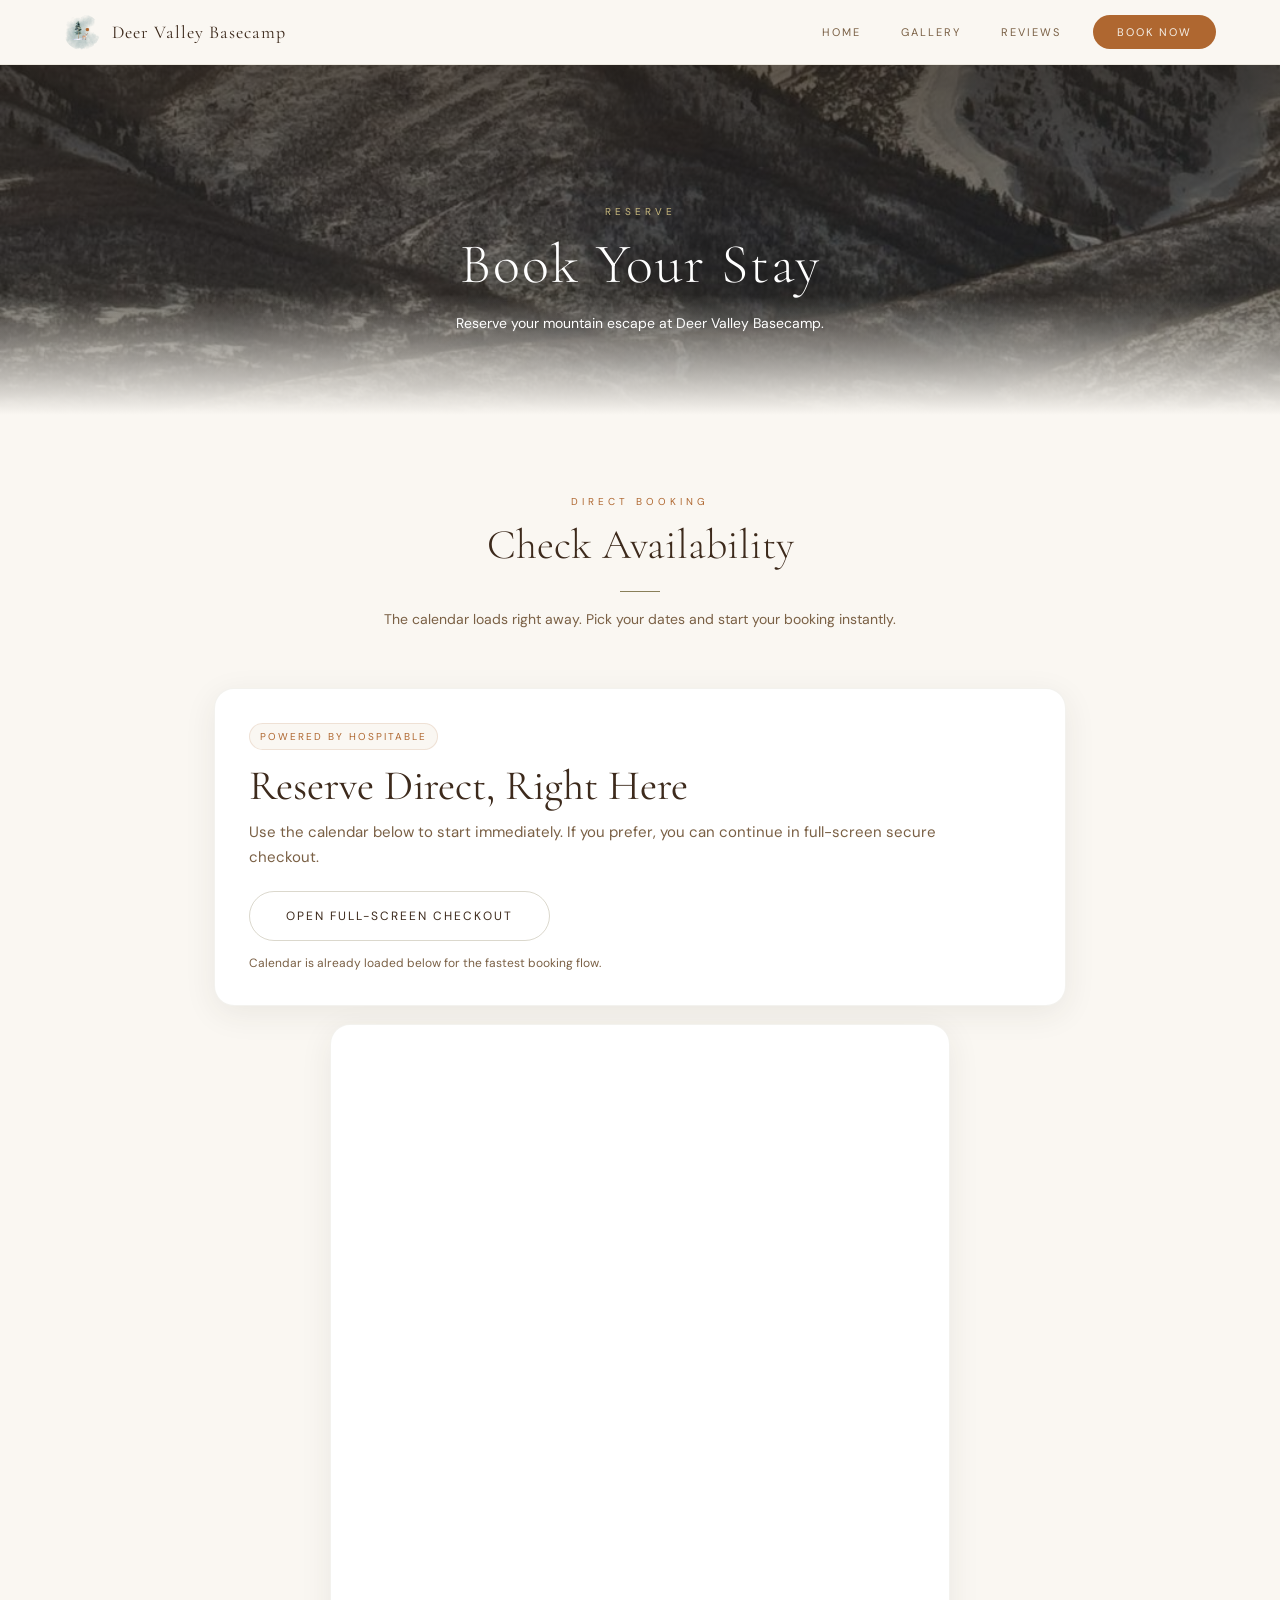
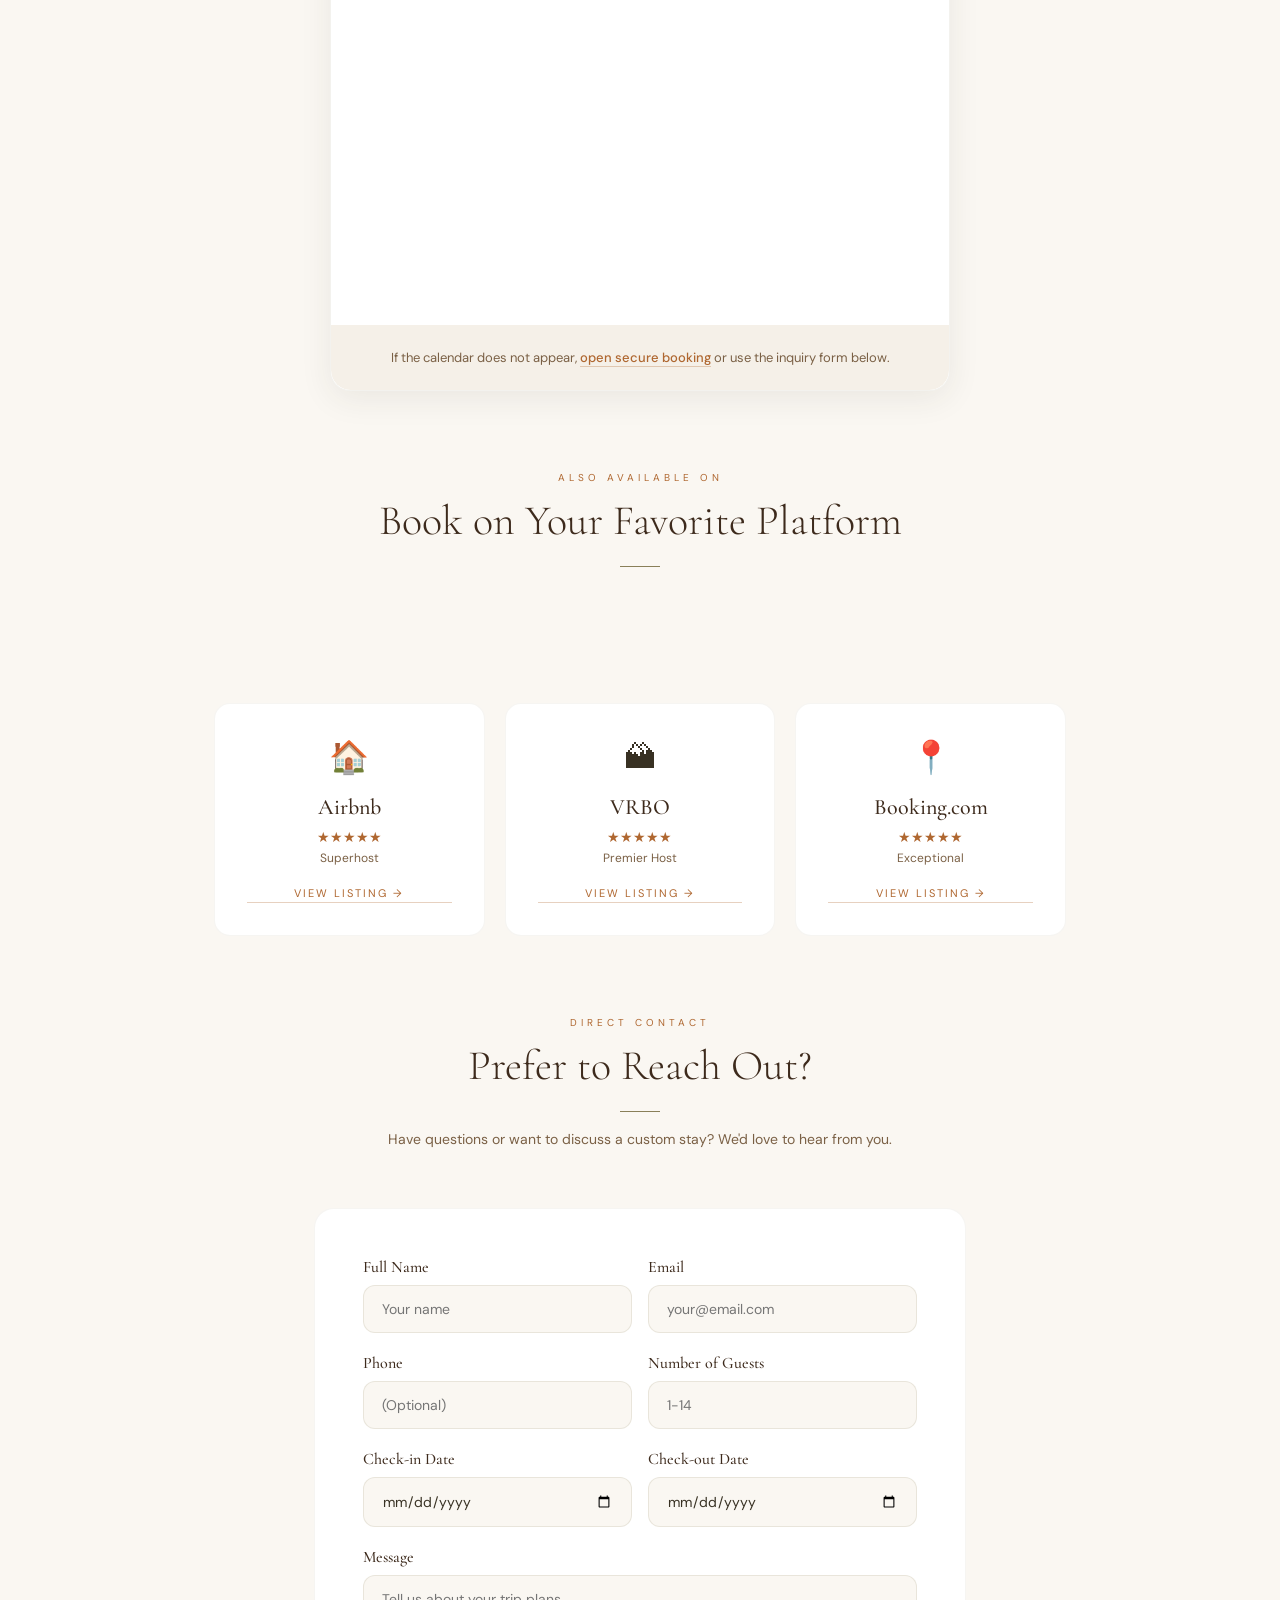
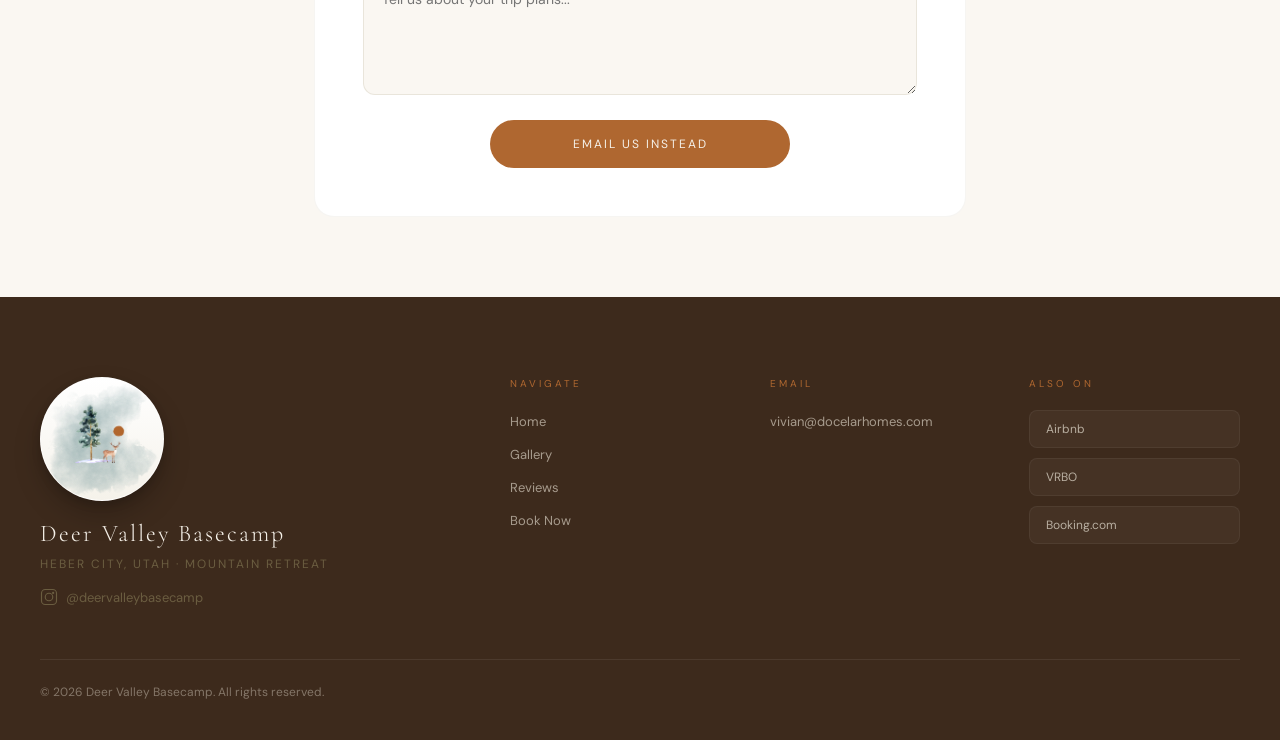
<file: book.html>
<!DOCTYPE html>
<html lang="en">
<head>
<meta charset="UTF-8">
<meta name="viewport" content="width=device-width, initial-scale=1.0">
<title>Book Your Stay — Deer Valley Basecamp</title>
<meta name="description" content="Book your stay at Deer Valley Basecamp. Check availability and reserve your luxury mountain retreat in Heber City, Utah.">
<meta property="og:title" content="Book Your Stay — Deer Valley Basecamp">
<meta property="og:description" content="Check availability and book your mountain escape directly.">
<meta property="og:image" content="images/hero.jpg">
<link href="https://fonts.googleapis.com/css2?family=Cormorant+Garamond:ital,wght@0,300;0,400;0,500;0,600;1,300;1,400&family=DM+Sans:wght@300;400;500;600&display=swap" rel="stylesheet">
<link rel="stylesheet" href="css/variables.css">
<link rel="stylesheet" href="css/layout.css">
<link rel="stylesheet" href="css/components.css">
<link rel="stylesheet" href="css/nav.css">
<link rel="stylesheet" href="css/footer.css">
<link rel="stylesheet" href="css/hero.css">
<link rel="stylesheet" href="css/animations.css">
<link rel="stylesheet" href="css/booking.css">
</head>
<body>

<div id="site-header"></div>

<!-- PAGE HERO -->
<div class="page-hero">
  <div class="page-hero-content">
    <div class="page-hero-tag">Reserve</div>
    <h1 class="page-hero-title">Book Your Stay</h1>
    <p class="page-hero-desc">Reserve your mountain escape at Deer Valley Basecamp.</p>
  </div>
</div>

<!-- BOOKING WIDGET -->
<div class="booking-widget-section fade-in">
  <div class="section-header">
    <div class="section-tag">Direct Booking</div>
    <h2 class="section-title">Check Availability</h2>
    <div class="section-line"></div>
    <p class="section-desc">The calendar loads right away. Pick your dates and start your booking instantly.</p>
  </div>

  <div class="booking-direct-card">
    <div class="booking-direct-badge">Powered by Hospitable</div>
    <h3 class="booking-direct-title">Reserve Direct, Right Here</h3>
    <p class="booking-direct-copy">Use the calendar below to start immediately. If you prefer, you can continue in full-screen secure checkout.</p>
    <div class="booking-direct-actions">
      <a id="booking-direct-link" class="btn btn--dark-outline" href="#" target="_blank" rel="noopener">Open Full-Screen Checkout</a>
    </div>
    <p class="booking-direct-note" id="booking-direct-note">Calendar is already loaded below for the fastest booking flow.</p>
  </div>

  <div class="booking-widget-container booking-widget-container--embed" id="booking-embed-wrap">
    <iframe
      id="booking-iframe"
      src="about:blank"
      style="width: 100%; min-width: 320px; min-height: 900px; border: none;"
      title="Book Deer Valley Basecamp"
      loading="lazy"
    ></iframe>
    <div class="booking-widget-fallback">
      <p>If the calendar does not load, <a id="booking-fallback-link" href="#contact-form">open secure booking</a> or use the contact form below.
      </p>
    </div>
  </div>
</div>

<!-- PLATFORM LINKS -->
<section style="padding-top: 0;">
  <div class="section-header fade-in">
    <div class="section-tag">Also Available On</div>
    <h2 class="section-title">Book on Your Favorite Platform</h2>
    <div class="section-line"></div>
  </div>
</section>

<div class="platform-links">
  <a class="platform-card fade-in" data-listing="airbnb" data-available-cta="View Listing →" data-unavailable-cta="Airbnb link coming soon" target="_blank" rel="noopener">
    <div class="platform-icon">&#127968;</div>
    <div class="platform-name">Airbnb</div>
    <div class="platform-rating">&#9733;&#9733;&#9733;&#9733;&#9733;</div>
    <div class="platform-count">Superhost</div>
    <div class="platform-cta">View Listing &rarr;</div>
  </a>
  <a class="platform-card fade-in" data-listing="vrbo" data-available-cta="View Listing →" data-unavailable-cta="VRBO link coming soon" target="_blank" rel="noopener">
    <div class="platform-icon">&#127956;</div>
    <div class="platform-name">VRBO</div>
    <div class="platform-rating">&#9733;&#9733;&#9733;&#9733;&#9733;</div>
    <div class="platform-count">Premier Host</div>
    <div class="platform-cta">View Listing &rarr;</div>
  </a>
  <a class="platform-card fade-in" data-listing="booking" data-available-cta="View Listing →" data-unavailable-cta="Booking.com link coming soon" target="_blank" rel="noopener">
    <div class="platform-icon">&#128205;</div>
    <div class="platform-name">Booking.com</div>
    <div class="platform-rating">&#9733;&#9733;&#9733;&#9733;&#9733;</div>
    <div class="platform-count">Exceptional</div>
    <div class="platform-cta">View Listing &rarr;</div>
  </a>
</div>

<!-- CONTACT FORM -->
<div class="contact-form-section" id="contact-form">
  <div class="section-header fade-in">
    <div class="section-tag">Direct Contact</div>
    <h2 class="section-title">Prefer to Reach Out?</h2>
    <div class="section-line"></div>
    <p class="section-desc">Have questions or want to discuss a custom stay? We'd love to hear from you.</p>
  </div>

  <form id="booking-form" class="contact-form fade-in" action="" method="POST">
    <div class="form-error"></div>

    <div class="contact-form-fields">
      <div class="form-row">
        <div class="form-group">
          <label class="form-label" for="name">Full Name</label>
          <input class="form-input" type="text" id="name" name="name" required placeholder="Your name">
        </div>
        <div class="form-group">
          <label class="form-label" for="email">Email</label>
          <input class="form-input" type="email" id="email" name="email" required placeholder="your@email.com">
        </div>
      </div>

      <div class="form-row">
        <div class="form-group">
          <label class="form-label" for="phone">Phone</label>
          <input class="form-input" type="tel" id="phone" name="phone" placeholder="(Optional)">
        </div>
        <div class="form-group">
          <label class="form-label" for="guests">Number of Guests</label>
          <input class="form-input" type="number" id="guests" name="guests" min="1" max="14" placeholder="1-14">
        </div>
      </div>

      <div class="form-row">
        <div class="form-group">
          <label class="form-label" for="checkin">Check-in Date</label>
          <input class="form-input" type="date" id="checkin" name="checkin">
        </div>
        <div class="form-group">
          <label class="form-label" for="checkout">Check-out Date</label>
          <input class="form-input" type="date" id="checkout" name="checkout">
        </div>
      </div>

      <div class="form-group">
        <label class="form-label" for="message">Message</label>
        <textarea class="form-textarea" id="message" name="message" required placeholder="Tell us about your trip plans..."></textarea>
      </div>

      <input type="text" name="_gotcha" style="display:none">

      <div style="text-align: center; margin-top: 8px;">
        <button type="submit" class="btn btn--primary" style="width: 100%; max-width: 300px;">Send Inquiry</button>
      </div>
    </div>

    <div class="form-success">
      <svg viewBox="0 0 24 24"><path d="M22 11.08V12a10 10 0 11-5.93-9.14"/><polyline points="22 4 12 14.01 9 11.01"/></svg>
      <h3>Thank You!</h3>
      <p>We've received your inquiry and will get back to you within 24 hours. We can't wait to host you at Deer Valley Basecamp.</p>
    </div>
  </form>
</div>

<div id="site-footer"></div>

<script src="js/site-config.js" defer></script>
<script src="js/components.js" defer></script>
<script src="js/animations.js" defer></script>
<script src="js/booking.js" defer></script>
</body>
</html>
</file>
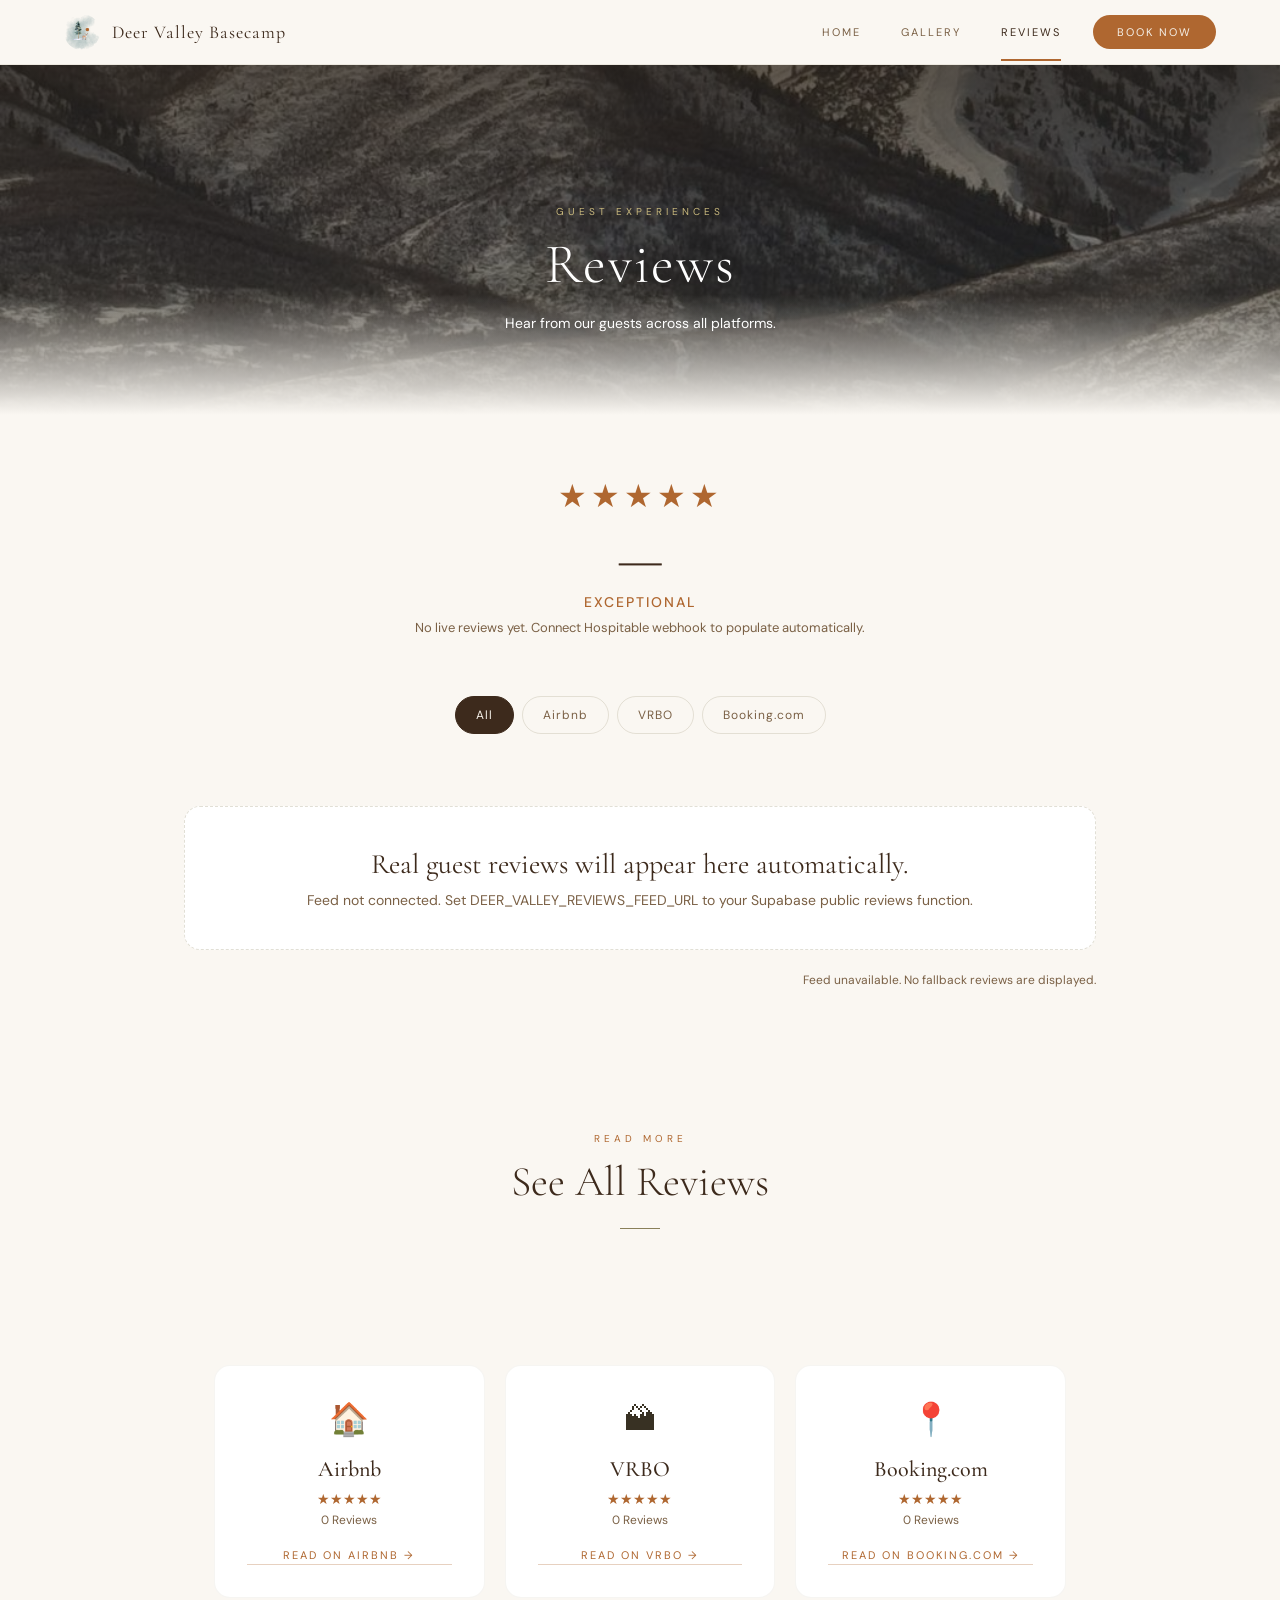
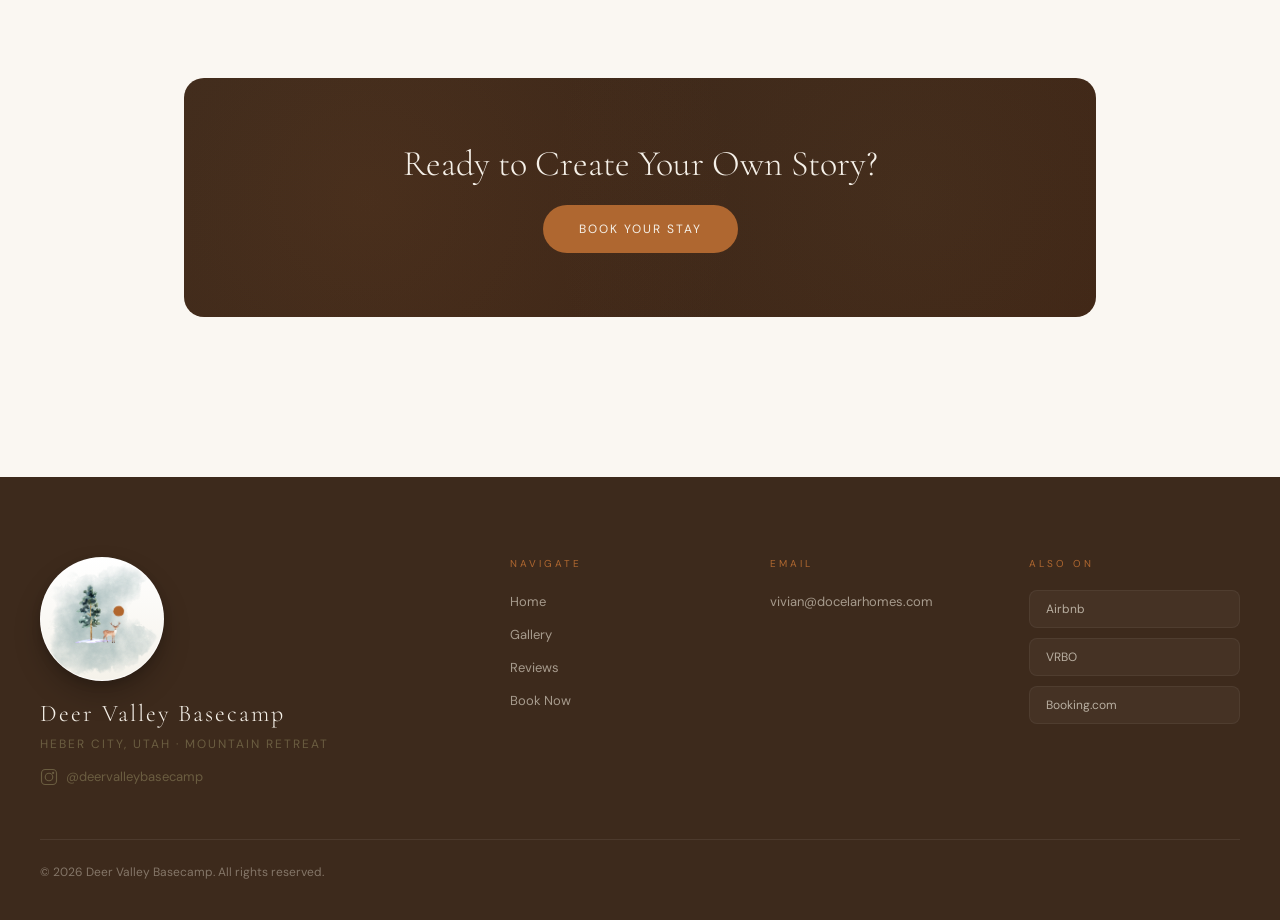
<file: reviews.html>
<!DOCTYPE html>
<html lang="en">
<head>
<meta charset="UTF-8">
<meta name="viewport" content="width=device-width, initial-scale=1.0">
<title>Reviews — Deer Valley Basecamp</title>
<meta name="description" content="Read verified guest reviews of Deer Valley Basecamp and see what guests say about their stay.">
<meta property="og:title" content="Reviews — Deer Valley Basecamp">
<meta property="og:description" content="See what guests say about their stay at our mountain retreat.">
<meta property="og:image" content="images/hero.jpg">
<link href="https://fonts.googleapis.com/css2?family=Cormorant+Garamond:ital,wght@0,300;0,400;0,500;0,600;1,300;1,400&family=DM+Sans:wght@300;400;500;600&display=swap" rel="stylesheet">
<link rel="stylesheet" href="css/variables.css">
<link rel="stylesheet" href="css/layout.css">
<link rel="stylesheet" href="css/components.css">
<link rel="stylesheet" href="css/nav.css">
<link rel="stylesheet" href="css/footer.css">
<link rel="stylesheet" href="css/hero.css">
<link rel="stylesheet" href="css/animations.css">
<link rel="stylesheet" href="css/reviews.css">
<link rel="stylesheet" href="css/booking.css">
<style>
  .cta-banner {
    background: linear-gradient(135deg, var(--brown-deep), var(--brown-choc));
    border-radius: 20px;
    padding: 64px 40px;
    color: var(--cream);
    text-align: center;
    position: relative;
    overflow: hidden;
    max-width: var(--max-width-narrow);
    margin: 0 auto 80px;
  }
  .cta-banner::before {
    content: '';
    position: absolute;
    inset: 0;
    background:
      radial-gradient(circle at 20% 50%, rgba(175,103,48,0.1) 0%, transparent 50%),
      radial-gradient(circle at 80% 50%, rgba(137,127,89,0.08) 0%, transparent 50%);
  }
  .cta-banner-title {
    font-family: 'Cormorant Garamond', serif;
    font-size: clamp(24px, 4vw, 36px);
    font-weight: 300;
    margin-bottom: 20px;
    position: relative;
  }
  .cta-banner .btn { position: relative; }
  @media (max-width: 640px) { .cta-banner { padding: 48px 24px; margin: 0 16px 60px; } }
</style>
</head>
<body>

<div id="site-header"></div>

<!-- PAGE HERO -->
<div class="page-hero">
  <div class="page-hero-content">
    <div class="page-hero-tag">Guest Experiences</div>
    <h1 class="page-hero-title">Reviews</h1>
    <p class="page-hero-desc">Hear from our guests across all platforms.</p>
  </div>
</div>

<!-- RATING BANNER -->
<div class="rating-banner fade-in">
  <div class="rating-stars">&#9733;&#9733;&#9733;&#9733;&#9733;</div>
  <div class="rating-score" id="rating-score">—</div>
  <div class="rating-label">Exceptional</div>
  <div class="rating-count" id="rating-count">Connect your review feed to display real guest feedback.</div>
</div>

<!-- FILTER TABS -->
<section style="padding-top: 0; padding-bottom: 32px;">
  <div class="category-tabs reviews-tabs fade-in">
    <button class="cat-tab active" data-platform="all">All</button>
    <button class="cat-tab" data-platform="airbnb">Airbnb</button>
    <button class="cat-tab" data-platform="vrbo">VRBO</button>
    <button class="cat-tab" data-platform="booking">Booking.com</button>
  </div>
</section>

<!-- REVIEWS GRID -->
<div class="reviews-grid" id="reviews-grid" aria-live="polite"></div>
<div class="reviews-status" id="reviews-status">Loading live reviews...</div>

<!-- PLATFORM CTAs -->
<section>
  <div class="section-header fade-in">
    <div class="section-tag">Read More</div>
    <h2 class="section-title">See All Reviews</h2>
    <div class="section-line"></div>
  </div>
</section>

<div class="platform-links" style="padding-bottom: 0;">
  <a class="platform-card fade-in is-unavailable" data-listing="airbnb" data-available-cta="Read on Airbnb →" data-unavailable-cta="Airbnb reviews link coming soon" target="_blank" rel="noopener" aria-disabled="true">
    <div class="platform-icon">&#127968;</div>
    <div class="platform-name">Airbnb</div>
    <div class="platform-rating">&#9733;&#9733;&#9733;&#9733;&#9733;</div>
    <div class="platform-count"><span id="platform-count-airbnb">0</span> Reviews</div>
    <div class="platform-cta">Read on Airbnb &rarr;</div>
  </a>
  <a class="platform-card fade-in is-unavailable" data-listing="vrbo" data-available-cta="Read on VRBO →" data-unavailable-cta="VRBO reviews link coming soon" target="_blank" rel="noopener" aria-disabled="true">
    <div class="platform-icon">&#127956;</div>
    <div class="platform-name">VRBO</div>
    <div class="platform-rating">&#9733;&#9733;&#9733;&#9733;&#9733;</div>
    <div class="platform-count"><span id="platform-count-vrbo">0</span> Reviews</div>
    <div class="platform-cta">Read on VRBO &rarr;</div>
  </a>
  <a class="platform-card fade-in is-unavailable" data-listing="booking" data-available-cta="Read on Booking.com →" data-unavailable-cta="Booking.com reviews link coming soon" target="_blank" rel="noopener" aria-disabled="true">
    <div class="platform-icon">&#128205;</div>
    <div class="platform-name">Booking.com</div>
    <div class="platform-rating">&#9733;&#9733;&#9733;&#9733;&#9733;</div>
    <div class="platform-count"><span id="platform-count-booking">0</span> Reviews</div>
    <div class="platform-cta">Read on Booking.com &rarr;</div>
  </a>
</div>

<!-- CTA BANNER -->
<section>
  <div class="cta-banner fade-in">
    <h2 class="cta-banner-title">Ready to Create Your Own Story?</h2>
    <a href="book.html" class="btn btn--primary">Book Your Stay</a>
  </div>
</section>

<div id="site-footer"></div>

<script src="js/site-config.js" defer></script>
<script src="js/components.js" defer></script>
<script src="js/animations.js" defer></script>
<script>
  // Public reviews feed via Supabase PostgREST (RLS allows public read of published reviews)
  window.DEER_VALLEY_REVIEWS_FEED_URL = 'https://cvmgylogeanxwtijhzpo.supabase.co/rest/v1/public_reviews?published=eq.true&listing_slug=eq.deer-valley-basecamp&order=review_date.desc&apikey=eyJhbGciOiJIUzI1NiIsInR5cCI6IkpXVCJ9.eyJpc3MiOiJzdXBhYmFzZSIsInJlZiI6ImN2bWd5bG9nZWFueHd0aWpoenBvIiwicm9sZSI6ImFub24iLCJpYXQiOjE3NzA5NjIwNTMsImV4cCI6MjA4NjUzODA1M30.ncO8OJUi--Ki33PPMDoecLXksIZf_WfZeFR7enXuGYA';
</script>
<script src="js/reviews.js" defer></script>
</body>
</html>
</file>
<file: css/variables.css>
:root {
  --dark: #383123;
  --brown-deep: #3d2a1c;
  --brown-choc: #3f2515;
  --gold: #897f59;
  --brown-med: #7a6045;
  --terra: #996359;
  --rose: #b69ea2;
  --copper: #af6730;
  --caramel: #a46c3c;
  --cream: #f5f0e8;
  --cream-light: #faf7f2;
  --cream-warm: #ede6d8;
  --white: #ffffff;

  --shadow-sm: 0 2px 8px rgba(56,49,35,0.06);
  --shadow-md: 0 8px 32px rgba(56,49,35,0.08);
  --shadow-lg: 0 16px 48px rgba(56,49,35,0.12);

  --radius-sm: 8px;
  --radius-md: 12px;
  --radius-lg: 16px;
  --radius-xl: 20px;
  --radius-pill: 100px;

  --transition-base: all 0.3s ease;
  --transition-smooth: all 0.7s cubic-bezier(0.22, 1, 0.36, 1);

  --nav-height: 64px;
  --max-width: 1200px;
  --max-width-narrow: 960px;
}

* { margin: 0; padding: 0; box-sizing: border-box; }

html { scroll-behavior: smooth; }

body {
  font-family: 'DM Sans', sans-serif;
  background: var(--cream-light);
  color: var(--dark);
  -webkit-font-smoothing: antialiased;
}

img { max-width: 100%; height: auto; }

a { color: inherit; text-decoration: none; }
</file>
<file: css/layout.css>
.container {
  max-width: var(--max-width);
  margin: 0 auto;
  padding: 0 24px;
}

.container--narrow {
  max-width: var(--max-width-narrow);
  margin: 0 auto;
  padding: 0 24px;
}

section {
  padding: 80px 24px;
  max-width: var(--max-width-narrow);
  margin: 0 auto;
}

section.wide {
  max-width: var(--max-width);
}

.section-header {
  text-align: center;
  margin-bottom: 56px;
}

.section-tag {
  font-size: 10px;
  letter-spacing: 4px;
  text-transform: uppercase;
  color: var(--copper);
  margin-bottom: 12px;
}

.section-title {
  font-family: 'Cormorant Garamond', serif;
  font-size: clamp(28px, 5vw, 42px);
  font-weight: 300;
  color: var(--brown-deep);
  line-height: 1.2;
}

.section-line {
  width: 40px;
  height: 1px;
  background: var(--gold);
  margin: 20px auto 0;
}

.section-desc {
  font-size: 14px;
  color: var(--brown-med);
  line-height: 1.7;
  max-width: 560px;
  margin: 16px auto 0;
}

@media (max-width: 640px) {
  section { padding: 60px 20px; }
}
</file>
<file: css/components.css>
/* ========== BUTTONS ========== */
.btn {
  display: inline-flex;
  align-items: center;
  justify-content: center;
  gap: 8px;
  font-family: 'DM Sans', sans-serif;
  font-size: 12px;
  letter-spacing: 2px;
  text-transform: uppercase;
  padding: 16px 36px;
  border-radius: var(--radius-pill);
  border: none;
  cursor: pointer;
  transition: var(--transition-base);
  text-decoration: none;
}

.btn--primary {
  background: var(--copper);
  color: var(--cream);
}

.btn--primary:hover {
  background: var(--caramel);
  transform: translateY(-2px);
  box-shadow: 0 8px 24px rgba(175,103,48,0.25);
}

.btn:disabled {
  cursor: not-allowed;
  opacity: 0.7;
  transform: none;
  box-shadow: none;
}

.btn--outline {
  background: transparent;
  color: var(--cream);
  border: 1px solid rgba(245,240,232,0.3);
}

.btn--outline:hover {
  background: rgba(245,240,232,0.1);
  border-color: rgba(245,240,232,0.5);
}

.btn--dark-outline {
  background: transparent;
  color: var(--brown-deep);
  border: 1px solid rgba(137,127,89,0.3);
}

.btn--dark-outline:hover {
  background: var(--brown-deep);
  color: var(--cream);
  border-color: var(--brown-deep);
}

/* ========== CARDS ========== */
.card {
  background: var(--white);
  border-radius: var(--radius-md);
  padding: 24px;
  border: 1px solid rgba(137,127,89,0.08);
  transition: var(--transition-base);
}

.card:hover {
  box-shadow: var(--shadow-md);
  transform: translateY(-2px);
}

/* ========== CATEGORY TABS ========== */
.category-tabs {
  display: flex;
  justify-content: center;
  gap: 8px;
  margin-bottom: 40px;
  flex-wrap: wrap;
}

.cat-tab {
  font-size: 12px;
  letter-spacing: 1px;
  padding: 10px 20px;
  border-radius: var(--radius-pill);
  border: 1px solid rgba(137,127,89,0.2);
  background: transparent;
  color: var(--brown-med);
  cursor: pointer;
  transition: var(--transition-base);
  font-family: 'DM Sans', sans-serif;
}

.cat-tab:hover, .cat-tab.active {
  background: var(--brown-deep);
  color: var(--cream);
  border-color: var(--brown-deep);
}

/* ========== CHIPS ========== */
.chip {
  display: inline-flex;
  align-items: center;
  gap: 8px;
  padding: 12px 20px;
  background: rgba(245,240,232,0.08);
  border: 1px solid rgba(245,240,232,0.12);
  border-radius: var(--radius-pill);
  font-size: 13px;
  color: var(--cream-warm);
  backdrop-filter: blur(4px);
}

.chip svg {
  width: 16px;
  height: 16px;
  stroke: var(--copper);
  fill: none;
  stroke-width: 1.5;
}

/* ========== FORM ELEMENTS ========== */
.form-group {
  margin-bottom: 20px;
}

.form-label {
  display: block;
  font-family: 'Cormorant Garamond', serif;
  font-size: 16px;
  font-weight: 500;
  color: var(--brown-deep);
  margin-bottom: 8px;
}

.form-input,
.form-textarea,
.form-select {
  width: 100%;
  padding: 14px 18px;
  font-family: 'DM Sans', sans-serif;
  font-size: 14px;
  color: var(--dark);
  background: var(--cream-light);
  border: 1px solid rgba(137,127,89,0.15);
  border-radius: var(--radius-md);
  transition: var(--transition-base);
  outline: none;
}

.form-input:focus,
.form-textarea:focus,
.form-select:focus {
  border-color: var(--copper);
  box-shadow: 0 0 0 3px rgba(175,103,48,0.1);
}

.form-textarea {
  resize: vertical;
  min-height: 120px;
}

.form-row {
  display: grid;
  grid-template-columns: 1fr 1fr;
  gap: 16px;
}

@media (max-width: 640px) {
  .form-row { grid-template-columns: 1fr; }
}
</file>
<file: css/nav.css>
/* ========== SITE HEADER ========== */
.site-header {
  position: sticky;
  top: 0;
  z-index: 1000;
  background: rgba(250,247,242,0.95);
  backdrop-filter: blur(20px);
  -webkit-backdrop-filter: blur(20px);
  border-bottom: 1px solid rgba(137,127,89,0.12);
  min-height: var(--nav-height);
}

.nav-container {
  max-width: var(--max-width);
  margin: 0 auto;
  padding: 0 24px;
  display: flex;
  align-items: center;
  justify-content: space-between;
  height: var(--nav-height);
}

/* Logo */
.nav-logo {
  display: flex;
  align-items: center;
  gap: 12px;
  text-decoration: none;
  flex-shrink: 0;
}

.nav-logo img {
  height: 36px;
  width: 36px;
  border-radius: 50%;
  object-fit: cover;
}

.nav-logo-text {
  font-family: 'Cormorant Garamond', serif;
  font-size: 18px;
  font-weight: 400;
  color: var(--brown-deep);
  letter-spacing: 1px;
}

/* Nav Links */
.nav-links {
  display: flex;
  align-items: center;
  gap: 0;
}

.nav-link {
  font-size: 11px;
  letter-spacing: 2px;
  text-transform: uppercase;
  color: var(--brown-med);
  text-decoration: none;
  padding: 22px 20px;
  position: relative;
  white-space: nowrap;
  transition: color 0.3s;
}

.nav-link:hover,
.nav-link.active {
  color: var(--brown-deep);
}

.nav-link.active::after {
  content: '';
  position: absolute;
  bottom: 0;
  left: 20px;
  right: 20px;
  height: 2px;
  background: var(--copper);
}

/* Book CTA in nav */
.nav-cta {
  font-family: 'DM Sans', sans-serif;
  font-size: 11px;
  letter-spacing: 2px;
  text-transform: uppercase;
  padding: 10px 24px;
  background: var(--copper);
  color: var(--cream);
  border-radius: var(--radius-pill);
  text-decoration: none;
  transition: var(--transition-base);
  margin-left: 12px;
  white-space: nowrap;
}

.nav-cta:hover {
  background: var(--caramel);
  transform: translateY(-1px);
  box-shadow: 0 4px 16px rgba(175,103,48,0.25);
}

/* Hamburger */
.nav-hamburger {
  display: none;
  flex-direction: column;
  gap: 5px;
  background: none;
  border: none;
  cursor: pointer;
  padding: 8px;
  z-index: 1001;
}

.nav-hamburger span {
  display: block;
  width: 22px;
  height: 1.5px;
  background: var(--brown-deep);
  transition: var(--transition-base);
}

.nav-hamburger.open span:nth-child(1) {
  transform: rotate(45deg) translate(4px, 5px);
}

.nav-hamburger.open span:nth-child(2) {
  opacity: 0;
}

.nav-hamburger.open span:nth-child(3) {
  transform: rotate(-45deg) translate(4px, -5px);
}

/* Mobile overlay */
.nav-overlay {
  display: none;
}

/* ========== RESPONSIVE ========== */
@media (max-width: 768px) {
  .nav-links {
    position: fixed;
    top: 0;
    right: -100%;
    width: 280px;
    height: 100vh;
    background: var(--cream-light);
    flex-direction: column;
    align-items: flex-start;
    padding: 100px 32px 40px;
    gap: 0;
    transition: right 0.4s cubic-bezier(0.22, 1, 0.36, 1);
    box-shadow: -8px 0 32px rgba(56,49,35,0.1);
    z-index: 999;
  }

  .nav-links.open {
    right: 0;
  }

  .nav-link {
    padding: 16px 0;
    font-size: 12px;
    width: 100%;
    border-bottom: 1px solid rgba(137,127,89,0.08);
  }

  .nav-link.active::after {
    display: none;
  }

  .nav-link.active {
    color: var(--copper);
  }

  .nav-cta {
    margin-left: 0;
    margin-top: 24px;
    text-align: center;
    display: block;
    width: 100%;
  }

  .nav-hamburger {
    display: flex;
  }

  .nav-overlay {
    display: block;
    position: fixed;
    inset: 0;
    background: rgba(56,49,35,0.3);
    opacity: 0;
    visibility: hidden;
    transition: all 0.3s;
    z-index: 998;
  }

  .nav-overlay.open {
    opacity: 1;
    visibility: visible;
  }

  .nav-logo-text {
    font-size: 16px;
  }
}
</file>
<file: css/footer.css>
/* ========== FOOTER ========== */
.site-footer {
  background: var(--brown-deep);
  color: var(--cream);
  padding: 80px 24px 40px;
}

.footer-inner {
  max-width: var(--max-width);
  margin: 0 auto;
  display: grid;
  grid-template-columns: 2fr 1fr 1fr 1fr;
  gap: 48px;
}

/* Brand column */
.footer-brand {
  max-width: 300px;
}

.footer-logo-img {
  width: 124px;
  height: 124px;
  margin-bottom: 18px;
  position: relative;
  border-radius: 50%;
  background: linear-gradient(180deg, #ffffff 0%, #f5f2ea 100%);
  border: 1px solid rgba(255, 255, 255, 0.75);
  box-shadow:
    0 14px 28px rgba(0, 0, 0, 0.2),
    0 4px 10px rgba(0, 0, 0, 0.14);
  display: flex;
  align-items: center;
  justify-content: center;
  overflow: hidden;
}

.footer-logo-img::before {
  content: none;
}

.footer-logo-img img {
  width: 92%;
  height: 92%;
  object-fit: contain;
  opacity: 1;
  mix-blend-mode: normal;
  -webkit-mask-image: none;
  mask-image: none;
}

.footer-logo-art {
  filter: contrast(1.02) saturate(1.02);
}

.footer-logo {
  font-family: 'Cormorant Garamond', serif;
  font-size: 24px;
  font-weight: 300;
  letter-spacing: 2px;
  margin-bottom: 8px;
}

.footer-tagline {
  font-size: 12px;
  color: var(--gold);
  letter-spacing: 2px;
  opacity: 0.6;
  margin-bottom: 16px;
  text-transform: uppercase;
}

.footer-social-link a {
  display: inline-flex;
  align-items: center;
  gap: 8px;
  font-size: 13px;
  color: var(--gold);
  opacity: 0.6;
  transition: opacity 0.3s;
  text-decoration: none;
}

.footer-social-link a:hover {
  opacity: 1;
}

.footer-social-link svg {
  flex-shrink: 0;
}

/* Footer columns */
.footer-col-title {
  font-family: 'DM Sans', sans-serif;
  font-size: 10px;
  letter-spacing: 3px;
  text-transform: uppercase;
  color: var(--copper);
  margin-bottom: 20px;
}

.footer-links {
  list-style: none;
  display: flex;
  flex-direction: column;
  gap: 12px;
}

.footer-links a {
  font-size: 13px;
  color: var(--cream-warm);
  opacity: 0.6;
  transition: opacity 0.3s;
  text-decoration: none;
}

.footer-links a:hover {
  opacity: 1;
}

/* Platform badges */
.footer-platforms {
  display: flex;
  flex-direction: column;
  gap: 10px;
}

.footer-platform-badge {
  display: inline-flex;
  align-items: center;
  gap: 8px;
  padding: 10px 16px;
  background: rgba(245,240,232,0.06);
  border: 1px solid rgba(245,240,232,0.08);
  border-radius: var(--radius-sm);
  font-size: 12px;
  color: var(--cream-warm);
  opacity: 0.7;
  transition: var(--transition-base);
  text-decoration: none;
}

.footer-platform-badge:hover {
  opacity: 1;
  background: rgba(245,240,232,0.1);
}

.footer-platform-badge--disabled {
  cursor: default;
  opacity: 0.45;
}

/* Bottom bar */
.footer-bottom {
  max-width: var(--max-width);
  margin: 48px auto 0;
  padding-top: 24px;
  border-top: 1px solid rgba(245,240,232,0.08);
  display: flex;
  justify-content: space-between;
  align-items: center;
}

.footer-copyright {
  font-size: 12px;
  color: var(--cream-warm);
  opacity: 0.4;
}

/* ========== RESPONSIVE ========== */
@media (max-width: 768px) {
  .footer-inner {
    grid-template-columns: 1fr 1fr;
    gap: 40px;
  }

  .footer-brand {
    grid-column: 1 / -1;
  }

  .footer-bottom {
    flex-direction: column;
    gap: 12px;
    text-align: center;
  }
}

@media (max-width: 480px) {
  .footer-inner {
    grid-template-columns: 1fr;
    gap: 32px;
  }

  .site-footer {
    padding: 60px 20px 32px;
  }

  .footer-logo-img {
    width: 108px;
    height: 108px;
  }
}
</file>
<file: css/hero.css>
/* ========== FULL HERO (Home) ========== */
.hero {
  position: relative;
  height: 100vh;
  min-height: 700px;
  display: flex;
  align-items: center;
  justify-content: center;
  text-align: center;
  overflow: hidden;
  background: url('../images/hero-bg.jpg') center/cover no-repeat;
}

.hero::before {
  content: '';
  position: absolute;
  inset: 0;
  background:
    linear-gradient(180deg, rgba(42,31,20,0.6) 0%, rgba(42,31,20,0.35) 35%, rgba(56,49,35,0.4) 60%, rgba(42,31,20,0.65) 100%);
}

.hero::after {
  content: '';
  position: absolute;
  bottom: 0;
  left: 0;
  right: 0;
  height: 200px;
  background: linear-gradient(to top, var(--cream-light), transparent);
  z-index: 2;
}

.mountain-silhouette {
  position: absolute;
  bottom: 0;
  left: 0;
  width: 100%;
  height: 40%;
  z-index: 1;
}

.mountain-silhouette svg {
  width: 100%;
  height: 100%;
}

.hero-content {
  position: relative;
  z-index: 3;
  padding: 0 24px;
  margin-top: -80px;
}

.hero-logo {
  width: 142px;
  height: 142px;
  margin: 0 auto 28px;
  animation: fadeDown 1s ease-out 0.3s both;
  border-radius: 50%;
  overflow: hidden;
  border: 1px solid rgba(245,240,232,0.04);
  background: transparent;
  box-shadow: 0 10px 28px rgba(0,0,0,0.1);
}

.hero-logo img {
  width: 100%;
  height: 100%;
  object-fit: cover;
  opacity: 0.93;
}

.hero-label {
  font-family: 'DM Sans', sans-serif;
  font-size: 12px;
  letter-spacing: 5px;
  text-transform: uppercase;
  color: #c8b87d;
  margin-bottom: 20px;
  animation: fadeDown 1s ease-out 0.5s both;
  text-shadow: 0 1px 8px rgba(0,0,0,0.5);
  font-weight: 500;
}

.hero-title {
  font-family: 'Cormorant Garamond', serif;
  font-size: clamp(36px, 7vw, 64px);
  font-weight: 300;
  color: #fff;
  line-height: 1.1;
  letter-spacing: 2px;
  margin-bottom: 16px;
  animation: fadeDown 1s ease-out 0.7s both;
  text-shadow: 0 2px 16px rgba(0,0,0,0.4);
}

.hero-sub {
  font-family: 'DM Sans', sans-serif;
  font-size: 14px;
  color: #fff;
  opacity: 0.8;
  letter-spacing: 1px;
  line-height: 1.8;
  max-width: 400px;
  margin: 0 auto 48px;
  animation: fadeDown 1s ease-out 0.9s both;
  text-shadow: 0 1px 8px rgba(0,0,0,0.4);
}

.hero-meta {
  display: flex;
  justify-content: center;
  gap: 40px;
  margin-bottom: 40px;
  animation: fadeDown 1s ease-out 1s both;
}

.hero-meta-item {
  text-align: center;
}

.hero-meta-label {
  font-size: 11px;
  letter-spacing: 3px;
  text-transform: uppercase;
  color: #c8b87d;
  margin-bottom: 6px;
  text-shadow: 0 1px 6px rgba(0,0,0,0.5);
}

.hero-meta-value {
  font-family: 'Cormorant Garamond', serif;
  font-size: 19px;
  color: #fff;
  font-weight: 400;
  text-shadow: 0 1px 8px rgba(0,0,0,0.4);
}

.hero-ctas {
  display: flex;
  justify-content: center;
  gap: 16px;
  animation: fadeDown 1s ease-out 1.1s both;
}

.scroll-indicator {
  position: absolute;
  bottom: 60px;
  left: 50%;
  transform: translateX(-50%);
  z-index: 3;
  animation: bounce 2s ease-in-out infinite 2s;
}

.scroll-indicator span {
  display: block;
  width: 1px;
  height: 40px;
  background: linear-gradient(to bottom, transparent, var(--gold));
  margin: 0 auto;
}

/* ========== PAGE HERO (Interior pages) ========== */
.page-hero {
  position: relative;
  padding: 140px 24px 80px;
  text-align: center;
  background: url('../images/hero-bg.jpg') center/cover no-repeat;
  overflow: hidden;
}

.page-hero::before {
  content: '';
  position: absolute;
  inset: 0;
  background:
    linear-gradient(180deg, rgba(42,31,20,0.75) 0%, rgba(42,31,20,0.6) 50%, rgba(56,49,35,0.7) 100%);
}

.page-hero::after {
  content: '';
  position: absolute;
  bottom: 0;
  left: 0;
  right: 0;
  height: 120px;
  background: linear-gradient(to top, var(--cream-light), transparent);
}

.page-hero-content {
  position: relative;
  z-index: 1;
}

.page-hero-tag {
  font-size: 10px;
  letter-spacing: 4px;
  text-transform: uppercase;
  color: #c8b87d;
  margin-bottom: 16px;
  animation: fadeDown 0.8s ease-out 0.2s both;
  text-shadow: 0 1px 6px rgba(0,0,0,0.5);
}

.page-hero-title {
  font-family: 'Cormorant Garamond', serif;
  font-size: clamp(32px, 6vw, 56px);
  font-weight: 300;
  color: #fff;
  line-height: 1.1;
  letter-spacing: 2px;
  margin-bottom: 16px;
  animation: fadeDown 0.8s ease-out 0.4s both;
  text-shadow: 0 2px 16px rgba(0,0,0,0.4);
}

.page-hero-desc {
  font-size: 14px;
  color: #fff;
  opacity: 0.7;
  max-width: 480px;
  margin: 0 auto;
  line-height: 1.7;
  animation: fadeDown 0.8s ease-out 0.6s both;
  text-shadow: 0 1px 6px rgba(0,0,0,0.3);
}

/* ========== RESPONSIVE ========== */
@media (max-width: 640px) {
  .hero-meta {
    display: grid;
    grid-template-columns: 1fr 1fr;
    gap: 20px 16px;
    max-width: 320px;
    margin: 0 auto 40px;
  }

  .hero-meta-item {
    text-align: center;
    background: rgba(0,0,0,0.25);
    backdrop-filter: blur(8px);
    -webkit-backdrop-filter: blur(8px);
    border-radius: 10px;
    padding: 12px 8px;
    border: 1px solid rgba(255,255,255,0.08);
  }

  .hero-meta-label {
    font-size: 9px;
    letter-spacing: 2px;
  }

  .hero-meta-value {
    font-size: 15px;
  }

  .hero-title {
    font-size: 38px;
    text-shadow: 0 2px 20px rgba(0,0,0,0.6);
  }

  .hero-sub {
    font-size: 13px;
    text-shadow: 0 1px 10px rgba(0,0,0,0.5);
    opacity: 0.85;
  }

  .hero-ctas {
    flex-direction: column;
    align-items: center;
    gap: 12px;
  }

  .page-hero {
    padding: 120px 20px 60px;
  }
}
</file>
<file: css/animations.css>
@keyframes fadeDown {
  from { opacity: 0; transform: translateY(-20px); }
  to { opacity: 1; transform: translateY(0); }
}

@keyframes fadeUp {
  from { opacity: 0; transform: translateY(20px); }
  to { opacity: 1; transform: translateY(0); }
}

@keyframes bounce {
  0%, 100% { transform: translate(-50%, 0); }
  50% { transform: translate(-50%, 8px); }
}

@keyframes pulse {
  0%, 100% { opacity: 1; }
  50% { opacity: 0.6; }
}

.fade-in {
  opacity: 0;
  transform: translateY(24px);
  transition: var(--transition-smooth);
}

.fade-in.visible {
  opacity: 1;
  transform: translateY(0);
}
</file>
<file: css/booking.css>
/* ========== BOOKING WIDGET ========== */
.booking-widget-section {
  padding: 80px 24px;
  max-width: 900px;
  margin: 0 auto;
}

.booking-direct-card {
  background: var(--white);
  border-radius: var(--radius-xl);
  border: 1px solid rgba(137,127,89,0.1);
  box-shadow: var(--shadow-md);
  padding: 34px;
  text-align: left;
}

.booking-direct-badge {
  display: inline-block;
  font-size: 10px;
  letter-spacing: 2px;
  text-transform: uppercase;
  color: var(--copper);
  background: var(--cream-light);
  border: 1px solid rgba(175,103,48,0.15);
  border-radius: 999px;
  padding: 6px 10px;
}

.booking-direct-title {
  margin-top: 14px;
  font-family: 'Cormorant Garamond', serif;
  font-size: clamp(28px, 5vw, 42px);
  font-weight: 400;
  line-height: 1.05;
  color: var(--brown-deep);
}

.booking-direct-copy {
  margin-top: 12px;
  font-size: 15px;
  line-height: 1.7;
  color: var(--brown-med);
  max-width: 700px;
}

.booking-direct-actions {
  margin-top: 20px;
  display: flex;
  flex-wrap: wrap;
  gap: 12px;
}

.booking-direct-note {
  margin-top: 14px;
  font-size: 12px;
  color: var(--brown-med);
}

.booking-widget-container {
  background: var(--white);
  border-radius: var(--radius-xl);
  border: 1px solid rgba(137,127,89,0.1);
  overflow: hidden;
  box-shadow: var(--shadow-md);
}

.booking-widget-container--embed {
  margin-top: 18px;
  max-width: 620px;
  margin-left: auto;
  margin-right: auto;
}

.booking-widget-container iframe {
  width: 100%;
  min-width: 320px;
  min-height: 860px;
  border: none;
  display: block;
}

.booking-widget-fallback {
  text-align: center;
  padding: 24px;
  font-size: 13px;
  color: var(--brown-med);
  background: var(--cream);
  border-radius: 0 0 var(--radius-xl) var(--radius-xl);
}

.booking-widget-fallback a {
  color: var(--copper);
  font-weight: 500;
  border-bottom: 1px solid rgba(175,103,48,0.3);
}

/* ========== PLATFORM LINKS ========== */
.platform-links {
  display: grid;
  grid-template-columns: repeat(3, 1fr);
  gap: 20px;
  max-width: 900px;
  margin: 0 auto;
  padding: 0 24px 80px;
}

.platform-card {
  background: var(--white);
  border-radius: var(--radius-lg);
  padding: 32px;
  text-align: center;
  border: 1px solid rgba(137,127,89,0.08);
  transition: var(--transition-base);
  text-decoration: none;
  display: block;
}

.platform-card:hover {
  box-shadow: var(--shadow-md);
  transform: translateY(-3px);
}

.platform-card.is-unavailable {
  cursor: default;
  opacity: 0.7;
}

.platform-card.is-unavailable:hover {
  box-shadow: none;
  transform: none;
}

.platform-card.is-unavailable .platform-cta {
  color: var(--brown-med);
  border-bottom-color: rgba(137,127,89,0.2);
}

.platform-icon {
  font-size: 32px;
  margin-bottom: 16px;
}

.platform-name {
  font-family: 'Cormorant Garamond', serif;
  font-size: 22px;
  font-weight: 500;
  color: var(--brown-deep);
  margin-bottom: 8px;
}

.platform-rating {
  font-size: 14px;
  color: var(--copper);
  margin-bottom: 4px;
}

.platform-count {
  font-size: 12px;
  color: var(--brown-med);
  margin-bottom: 20px;
}

.platform-cta {
  font-size: 11px;
  letter-spacing: 2px;
  text-transform: uppercase;
  color: var(--copper);
  border-bottom: 1px solid rgba(175,103,48,0.3);
  padding-bottom: 2px;
}

/* ========== CONTACT FORM ========== */
.contact-form-section {
  padding: 0 24px 80px;
  max-width: 700px;
  margin: 0 auto;
}

.contact-form {
  background: var(--white);
  border-radius: var(--radius-xl);
  padding: 48px;
  border: 1px solid rgba(137,127,89,0.08);
}

.form-success {
  display: none;
  text-align: center;
  padding: 60px 24px;
}

.form-success.active {
  display: block;
}

.form-success svg {
  width: 64px;
  height: 64px;
  stroke: var(--copper);
  fill: none;
  stroke-width: 1.5;
  margin-bottom: 24px;
}

.form-success h3 {
  font-family: 'Cormorant Garamond', serif;
  font-size: 28px;
  font-weight: 300;
  color: var(--brown-deep);
  margin-bottom: 12px;
}

.form-success p {
  font-size: 14px;
  color: var(--brown-med);
  line-height: 1.7;
}

.form-error {
  display: none;
  padding: 14px 20px;
  background: rgba(153,99,89,0.08);
  border: 1px solid rgba(153,99,89,0.15);
  border-radius: var(--radius-md);
  color: var(--terra);
  font-size: 13px;
  margin-bottom: 20px;
}

.form-error.active {
  display: block;
}

.form-error a {
  color: inherit;
  font-weight: 600;
  text-decoration: underline;
}

/* ========== RESPONSIVE ========== */
@media (max-width: 768px) {
  .booking-direct-card {
    padding: 24px;
  }

  .booking-direct-actions {
    flex-direction: column;
  }

  .booking-direct-actions .btn {
    width: 100%;
    text-align: center;
  }

  .booking-widget-container--embed {
    max-width: 100%;
  }

  .platform-links {
    grid-template-columns: 1fr;
    max-width: 400px;
  }

  .contact-form {
    padding: 32px 24px;
  }
}
</file>
<file: css/reviews.css>
/* ========== RATING BANNER ========== */
.rating-banner {
  text-align: center;
  padding: 60px 24px;
  max-width: 600px;
  margin: 0 auto;
}

.rating-stars {
  font-size: 32px;
  color: var(--copper);
  letter-spacing: 4px;
  margin-bottom: 12px;
}

.rating-score {
  font-family: 'Cormorant Garamond', serif;
  font-size: 56px;
  font-weight: 300;
  color: var(--brown-deep);
  line-height: 1;
  margin-bottom: 8px;
}

.rating-label {
  font-size: 14px;
  font-weight: 500;
  color: var(--copper);
  letter-spacing: 2px;
  text-transform: uppercase;
  margin-bottom: 8px;
}

.rating-count {
  font-size: 13px;
  color: var(--brown-med);
}

/* ========== REVIEWS GRID ========== */
.reviews-grid {
  display: grid;
  grid-template-columns: repeat(2, 1fr);
  gap: 20px;
  max-width: var(--max-width-narrow);
  margin: 0 auto;
  padding: 0 24px 80px;
}

.reviews-status {
  max-width: var(--max-width-narrow);
  margin: -58px auto 64px;
  padding: 0 24px;
  font-size: 12px;
  color: var(--brown-med);
  text-align: right;
}

.reviews-empty {
  grid-column: 1 / -1;
  background: var(--white);
  border: 1px dashed rgba(137,127,89,0.25);
  border-radius: var(--radius-lg);
  padding: 40px 32px;
  text-align: center;
}

.reviews-empty h3 {
  font-family: 'Cormorant Garamond', serif;
  font-size: 28px;
  font-weight: 400;
  color: var(--brown-deep);
  margin-bottom: 10px;
}

.reviews-empty p {
  color: var(--brown-med);
  font-size: 14px;
}

.review-card {
  background: var(--white);
  border-radius: var(--radius-lg);
  padding: 32px;
  border: 1px solid rgba(137,127,89,0.08);
  transition: var(--transition-base);
}

.review-card:hover {
  box-shadow: var(--shadow-md);
  transform: translateY(-2px);
}

.review-header {
  display: flex;
  align-items: center;
  gap: 12px;
  margin-bottom: 16px;
}

.review-avatar {
  width: 44px;
  height: 44px;
  border-radius: 50%;
  background: var(--cream);
  display: flex;
  align-items: center;
  justify-content: center;
  font-family: 'Cormorant Garamond', serif;
  font-size: 17px;
  font-weight: 500;
  color: var(--copper);
  flex-shrink: 0;
}

.review-info {
  flex: 1;
}

.review-name {
  font-size: 14px;
  font-weight: 500;
  color: var(--dark);
}

.review-date {
  font-size: 11px;
  color: var(--brown-med);
  margin-top: 2px;
}

.review-platform-badge {
  font-size: 10px;
  letter-spacing: 1px;
  text-transform: uppercase;
  padding: 4px 12px;
  border-radius: var(--radius-pill);
  background: var(--cream);
  color: var(--brown-med);
  flex-shrink: 0;
}

.review-stars {
  color: var(--copper);
  font-size: 13px;
  letter-spacing: 2px;
  margin-bottom: 12px;
}

.review-text {
  font-size: 14px;
  color: var(--brown-med);
  line-height: 1.7;
  font-style: italic;
}

/* ========== PLATFORM CTA SECTION ========== */
.reviews-platforms {
  display: grid;
  grid-template-columns: repeat(3, 1fr);
  gap: 20px;
  max-width: var(--max-width-narrow);
  margin: 0 auto;
  padding: 0 24px;
}

/* ========== RESPONSIVE ========== */
@media (max-width: 768px) {
  .reviews-grid {
    grid-template-columns: 1fr;
  }

  .reviews-status {
    margin-top: -44px;
    margin-bottom: 48px;
    text-align: left;
  }

  .reviews-platforms {
    grid-template-columns: 1fr;
    max-width: 400px;
  }

  .rating-score {
    font-size: 44px;
  }
}
</file>
